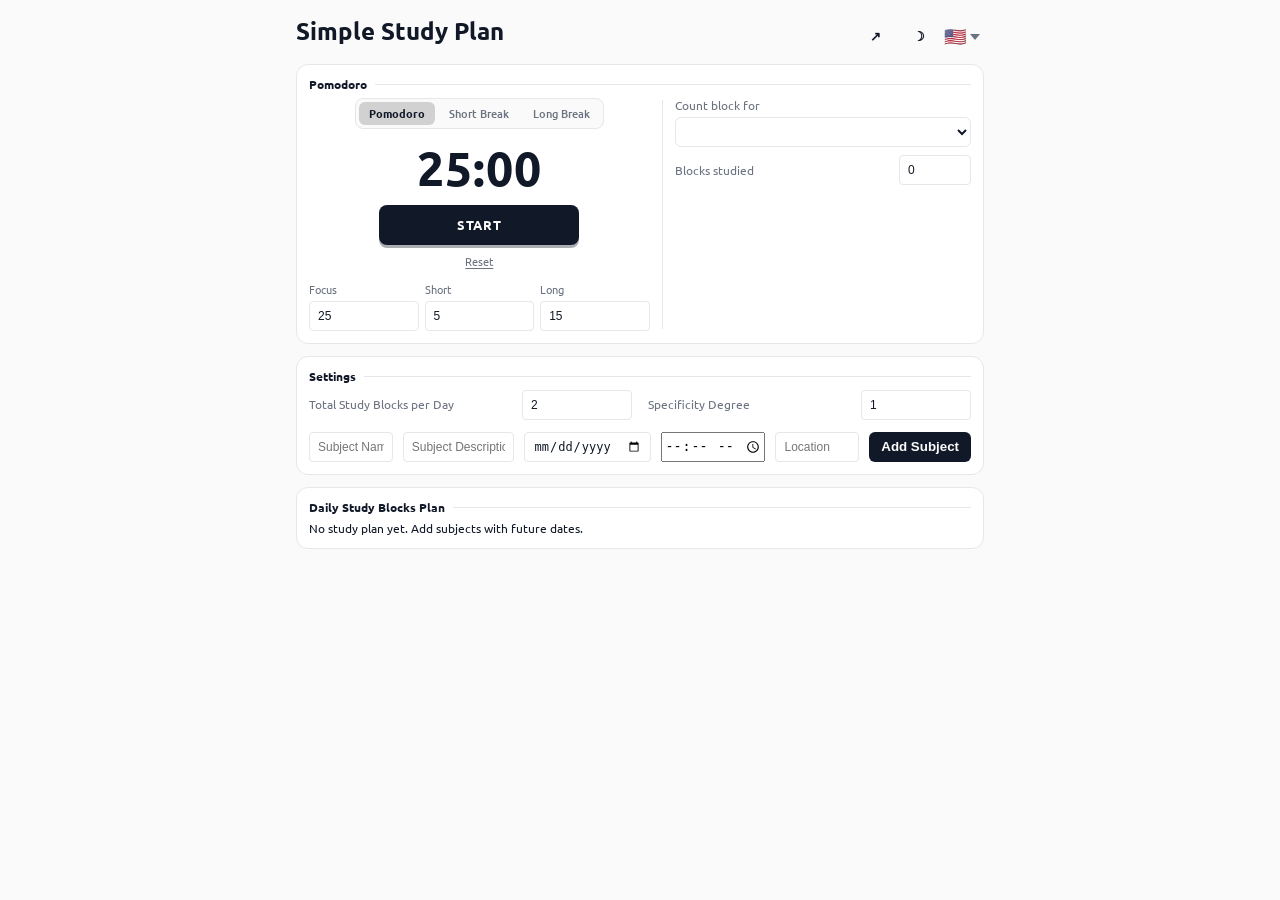
<file: index.html>
<!DOCTYPE html>
<html lang="en">
<head>
    <meta charset="UTF-8">
    <meta name="viewport" content="width=device-width, initial-scale=1.0">
    <link rel="stylesheet" href="assets/css/styles.css?v=16">
    <link rel="icon" type="image/svg+xml" href="data:image/svg+xml,%3Csvg xmlns='http://www.w3.org/2000/svg' viewBox='0 0 64 64'%3E%3Ctext y='50%25' x='50%25' dominant-baseline='middle' text-anchor='middle' font-size='48'%3E%F0%9F%93%9A%3C/text%3E%3C/svg%3E">
    <link rel="manifest" href="manifest.webmanifest">
    <meta name="theme-color" content="#349a79">
    <meta name="apple-mobile-web-app-capable" content="yes">
    <meta name="apple-mobile-web-app-status-bar-style" content="black-translucent">
    <link rel="apple-touch-icon" href="assets/icons/icon-192.png">
    <title data-i18n="appTitle">Simple Study Plan</title>
</head>
<body>
    <div class="page-header">
        <h2 data-i18n="appTitle">Simple Study Plan</h2>
        <div class="header-actions">
            <button id="export-plans" aria-label="Export plans" title="Export plans" data-i18n-aria="exportPlans" data-i18n-title="exportPlans">↗</button>
            <button id="theme-toggle" aria-label="Toggle theme" title="Toggle theme" data-i18n-aria="toggleTheme" data-i18n-title="toggleTheme">☽</button>
            <select id="lang-select" aria-label="Language" title="Language" data-i18n-aria="langSelect" data-i18n-title="langSelect">
                <option value="en">🇺🇸</option>
                <option value="pt">🇧🇷</option>
            </select>
        </div>
    </div>
    <section id="pomodoro-section">
        <h3 data-i18n="pomodoro">Pomodoro</h3>
        <hr />
        <div class="pomodoro-layout">
            <div class="pomodoro-left">
                <div class="pomodoro-modes" role="tablist">
                    <button type="button" class="pomodoro-mode is-active" data-phase="focus" data-i18n="focus">Focus</button>
                    <button type="button" class="pomodoro-mode" data-phase="break" data-i18n="shortBreak">Short Break</button>
                    <button type="button" class="pomodoro-mode" data-phase="long" data-i18n="longBreak">Long Break</button>
                </div>
                <div class="pomodoro-display" id="pomodoro-display">25:00</div>
                <button type="button" id="pomodoro-start" class="pomodoro-start-btn" data-i18n="start">Start</button>
                <button type="button" id="pomodoro-reset" class="pomodoro-reset-btn" data-i18n="reset">Reset</button>
                <div class="pomodoro-settings" id="pomodoro-settings">
                    <div class="setting-item" data-tooltip="Length of each focus study block in minutes (1–99)." data-i18n-tooltip="tooltipFocusMin">
                        <label for="pomodoro-focus-min" data-i18n="focusMinutes">Minutes per block</label>
                        <input id="pomodoro-focus-min" type="number" min="1" max="99" step="1" value="25" />
                    </div>
                    <div class="setting-item" data-tooltip="Length of the short break after each focus block (1–99)." data-i18n-tooltip="tooltipBreakMin">
                        <label for="pomodoro-break-min" data-i18n="breakMinutes">Break minutes</label>
                        <input id="pomodoro-break-min" type="number" min="1" max="99" step="1" value="5" />
                    </div>
                    <div class="setting-item" data-tooltip="Length of the long break in minutes (1–99)." data-i18n-tooltip="tooltipLongMin">
                        <label for="pomodoro-long-min" data-i18n="longMinutes">Long break minutes</label>
                        <input id="pomodoro-long-min" type="number" min="1" max="99" step="1" value="15" />
                    </div>
                </div>
            </div>
            <div class="pomodoro-divider" aria-hidden="true"></div>
            <div class="pomodoro-right">
                <div class="pomodoro-settings" id="pomodoro-active-wrap" hidden>
                    <div class="setting-item">
                        <label for="pomodoro-active-subject" data-i18n="blockSubject">Count block for</label>
                        <select id="pomodoro-active-subject"></select>
                    </div>
                </div>
                <div class="pomodoro-stats" id="pomodoro-stats"></div>
            </div>
        </div>
        <div class="pomodoro-alarm" id="pomodoro-alarm" hidden>
            <span id="pomodoro-alarm-text" data-i18n="alarmBody">Time is up — dismiss to continue.</span>
            <button type="button" id="pomodoro-stop-alarm" class="add-subject-btn" data-i18n="stopAlarm">Stop alarm</button>
        </div>
    </section>
    <section id="settings-section">
        <h3 data-i18n="settings">Settings</h3>
        <hr />
        <div id="settings">
            <div class="setting-item" data-tooltip="How many study blocks you want to complete each day (2–99). Higher values allocate more blocks daily and spread time across subjects accordingly." data-i18n-tooltip="tooltipBlocks">
                <label for="hours-per-day" data-i18n="blocksPerDay">Total Study Blocks per Day</label>
                <input id="hours-per-day" type="number" min="2" max="99" step="1" placeholder="2" />
            </div>
            <div class="setting-item" data-tooltip="How strongly the plan prioritizes closer exams (1–99). Higher specificity concentrates blocks on subjects with nearer test dates; lower values distribute more evenly." data-i18n-tooltip="tooltipSpecificity">
                <label for="specificity-degree" data-i18n="specificity">Specificity Degree</label>
                <input id="specificity-degree" type="number" min="1" max="99" step="1" placeholder="1" />
            </div>
        </div>
        <div id="subjects-list"></div>
        <form id="new-subject-form">
            <input id="subject-name" name="subjectName" type="text" placeholder="Subject Name" required data-i18n-placeholder="subjectName" />
            <input id="subject-description" name="subjectDescription" type="text" placeholder="Subject Description" data-i18n-placeholder="subjectDescription" />
            <input id="test-date" name="testDate" type="date" placeholder="Date" required data-i18n-placeholder="date" />
            <input id="test-time" name="testTime" type="time" placeholder="Time" data-i18n-placeholder="time" />
            <input id="test-location" name="location" type="text" placeholder="Location" data-i18n-placeholder="location" />
            <button type="submit" class="add-subject-btn" data-i18n="addSubject">Add Subject</button>
        </form>
    </section>

    <section id="study-plan-section">
        <h3 data-i18n="dailyPlan">Daily Study Blocks Plan</h3>
        <hr />
        <div id="study-plan"></div>
    </section>
    <!-- Share URL Modal -->
    <div id="export-modal" class="modal" aria-hidden="true" role="dialog">
        <div class="modal-card" role="document">
            <div class="modal-title" data-i18n="shareUrl">Share URL</div>
            <div class="modal-row">
                <input id="share-url" type="text" readonly aria-label="Share URL" data-i18n-aria="shareUrl" />
                <div class="modal-actions">
                    <button id="copy-url" aria-label="Copy URL" title="Copy URL" data-i18n-aria="copyUrl" data-i18n-title="copyUrl"><img src="assets/icons/copy-icon.svg" alt="" class="icon-img" width="18" height="18" /></button>
                    <button id="close-modal" aria-label="Close" title="Close" data-i18n-aria="close" data-i18n-title="close">✕</button>
                </div>
            </div>
        </div>
    </div>
    <!-- Minimal Install Banner (mobile only) -->
    <div id="install-banner" class="install-banner" aria-hidden="true">
        <span data-i18n="installPrompt">Install app?</span>
        <button id="install-cta" aria-label="Install app" title="Install" data-i18n="install" data-i18n-aria="installApp" data-i18n-title="install">Install</button>
        <button id="install-close" aria-label="Dismiss" title="Dismiss" data-i18n-aria="dismiss" data-i18n-title="dismiss">✕</button>
    </div>
    <script>
        const TRANSLATIONS = {
            "en": {
                "appTitle": "Simple Study Plan",
                "langSelect": "Language",
                "exportPlans": "Export plans",
                "toggleTheme": "Toggle theme",
                "settings": "Settings",
                "blocksPerDay": "Total Study Blocks per Day",
                "specificity": "Specificity Degree",
                "tooltipBlocks": "How many study blocks you want to complete each day (2–99). Higher values allocate more blocks daily and spread time across subjects accordingly.",
                "tooltipSpecificity": "How strongly the plan prioritizes closer exams (1–99). Higher specificity concentrates blocks on subjects with nearer test dates; lower values distribute more evenly.",
                "subjectName": "Subject Name",
                "subjectDescription": "Subject Description",
                "date": "Date",
                "time": "Time",
                "location": "Location",
                "addSubject": "Add Subject",
                "dailyPlan": "Daily Study Blocks Plan",
                "shareUrl": "Share URL",
                "copyUrl": "Copy URL",
                "close": "Close",
                "installPrompt": "Install app?",
                "install": "Install",
                "installApp": "Install app",
                "dismiss": "Dismiss",
                "subjects": "Subjects",
                "name": "Name",
                "description": "Description",
                "delete": "Delete",
                "day": "Day",
                "emptyPlan": "No study plan yet. Add subjects with future dates.",
                "dateFromTomorrow": "Please choose a date from tomorrow onwards.",
                "weekdays": ["Sunday", "Monday", "Tuesday", "Wednesday", "Thursday", "Friday", "Saturday"],
                "pomodoro": "Pomodoro",
                "focus": "Pomodoro",
                "shortBreak": "Short Break",
                "longBreak": "Long Break",
                "break": "Break",
                "start": "Start",
                "pause": "Pause",
                "reset": "Reset",
                "focusMinutes": "Focus",
                "breakMinutes": "Short",
                "longMinutes": "Long",
                "blocksStudied": "Blocks studied",
                "blockSubject": "Count block for",
                "stopAlarm": "Stop alarm",
                "alarmTitle": "Pomodoro",
                "alarmBody": "Time is up — dismiss to continue.",
                "tooltipFocusMin": "Length of each focus study block in minutes (1–99).",
                "tooltipBreakMin": "Length of the short break after each focus block (1–99).",
                "tooltipLongMin": "Length of the long break in minutes (1–99)."
            },
            "pt": {
                "appTitle": "Simple Study Plan",
                "langSelect": "Idioma",
                "exportPlans": "Exportar planos",
                "toggleTheme": "Alternar tema",
                "settings": "Configurações",
                "blocksPerDay": "Blocos de Estudo por Dia",
                "specificity": "Grau de Especificidade",
                "tooltipBlocks": "Quantos blocos de estudo você quer completar por dia (2–99). Valores maiores alocam mais blocos diários e distribuem o tempo entre as matérias.",
                "tooltipSpecificity": "Quão fortemente o plano prioriza provas mais próximas (1–99). Maior especificidade concentra blocos nas matérias com datas mais próximas; valores menores distribuem de forma mais uniforme.",
                "subjectName": "Nome da Matéria",
                "subjectDescription": "Descrição",
                "date": "Data",
                "time": "Hora",
                "location": "Local",
                "addSubject": "Adicionar Matéria",
                "dailyPlan": "Plano Diário de Blocos",
                "shareUrl": "URL de Compartilhamento",
                "copyUrl": "Copiar URL",
                "close": "Fechar",
                "installPrompt": "Instalar app?",
                "install": "Instalar",
                "installApp": "Instalar app",
                "dismiss": "Dispensar",
                "subjects": "Matérias",
                "name": "Nome",
                "description": "Descrição",
                "delete": "Excluir",
                "day": "Dia",
                "emptyPlan": "Nenhum plano ainda. Adicione matérias com datas futuras.",
                "dateFromTomorrow": "Escolha uma data a partir de amanhã.",
                "weekdays": ["Domingo", "Segunda", "Terça", "Quarta", "Quinta", "Sexta", "Sábado"],
                "pomodoro": "Pomodoro",
                "focus": "Pomodoro",
                "shortBreak": "Pausa curta",
                "longBreak": "Pausa longa",
                "break": "Pausa",
                "start": "Iniciar",
                "pause": "Pausar",
                "reset": "Reiniciar",
                "focusMinutes": "Foco",
                "breakMinutes": "Curta",
                "longMinutes": "Longa",
                "blocksStudied": "Blocos estudados",
                "blockSubject": "Contar bloco para",
                "stopAlarm": "Desativar alarme",
                "alarmTitle": "Pomodoro",
                "alarmBody": "Tempo esgotado — desative para continuar.",
                "tooltipFocusMin": "Duração de cada bloco de foco em minutos (1–99).",
                "tooltipBreakMin": "Duração da pausa curta após cada bloco de foco (1–99).",
                "tooltipLongMin": "Duração da pausa longa em minutos (1–99)."
            }
        };

        class I18n {
            constructor(translations){
                this.translations = translations;
                this.storage = new JsonStorage('lang');
                const saved = this.storage.load();
                const nav = (navigator.language || 'en').toLowerCase();
                const fallback = nav.startsWith('pt') ? 'pt' : 'en';
                this.lang = (saved === 'en' || saved === 'pt') ? saved : fallback;
            }
            t(key){
                const pack = this.translations[this.lang] || this.translations.en;
                const val = pack[key];
                if (val !== undefined) return val;
                return this.translations.en[key] ?? key;
            }
            set(lang){
                if (lang !== 'en' && lang !== 'pt') return;
                this.lang = lang;
                this.storage.save(lang);
                this.apply();
            }
            apply(){
                document.documentElement.lang = this.lang === 'pt' ? 'pt-BR' : 'en';
                document.querySelectorAll('[data-i18n]').forEach((el) => {
                    const key = el.getAttribute('data-i18n');
                    if (!key) return;
                    const text = this.t(key);
                    if (el.tagName === 'TITLE') document.title = text;
                    else el.textContent = text;
                });
                document.querySelectorAll('[data-i18n-placeholder]').forEach((el) => {
                    const key = el.getAttribute('data-i18n-placeholder');
                    if (key) el.setAttribute('placeholder', this.t(key));
                });
                document.querySelectorAll('[data-i18n-title]').forEach((el) => {
                    const key = el.getAttribute('data-i18n-title');
                    if (key) el.setAttribute('title', this.t(key));
                });
                document.querySelectorAll('[data-i18n-aria]').forEach((el) => {
                    const key = el.getAttribute('data-i18n-aria');
                    if (key) el.setAttribute('aria-label', this.t(key));
                });
                document.querySelectorAll('[data-i18n-tooltip]').forEach((el) => {
                    const key = el.getAttribute('data-i18n-tooltip');
                    if (key) el.setAttribute('data-tooltip', this.t(key));
                });
                const sel = document.getElementById('lang-select');
                if (sel) sel.value = this.lang;
            }
        }

        class JsonStorage {
            constructor(storageKey){
                this.storageKey = storageKey;
            }

            save(dataObject){
                localStorage.setItem(this.storageKey, JSON.stringify(dataObject));
            }

            load(){
                const json = localStorage.getItem(this.storageKey);
                if (!json) return null;
                try {
                    return JSON.parse(json);
                } catch (e) {
                    try { localStorage.removeItem(this.storageKey); } catch (_) {}
                    console.warn(`Invalid JSON in localStorage for key '${this.storageKey}'. Clearing it.`, e);
                    return null;
                }
            }

            remove(){
                localStorage.removeItem(this.storageKey);
            }
        }

        const i18n = new I18n(TRANSLATIONS);
    
        
        class Settings {
            constructor(){
                this.settingsStorage = new JsonStorage('settings');
            }

            fetchExisting(){
                let settings = this.settingsStorage.load();
                if (settings && typeof settings === "object" && Object.keys(settings).length === 0) {
                    settings = {"settings": {}};
                }
                return settings;
            }

            set(param, value){
                const settings = this.fetchExisting();
                settings["settings"][param] = value;
                this.settingsStorage.save(settings);
                return true;
            }
        }
        
        class Subjects{
            constructor(){
                this.storage = new JsonStorage('subjects');
                this.subjects = this.storage.load() || {};
                this.settings = new Settings();
                this.editingId = null;
            }

            add(subjectName, subjectDescription, testDate, testTime='', location=''){
                try{
                    // Basic validation: name and test date are required
                    subjectName = (subjectName ?? '').trim();
                    testDate = (testDate ?? '').trim();
                    testTime = (testTime ?? '').trim();
                    location = (location ?? '').trim();
                    if (!subjectName || !testDate) {
                        console.warn('Subject name and test date are required.');
                        return false;
                    }
                    // Enforce date must be at least tomorrow (no past or today)
                    const pad2 = (n) => String(n).padStart(2, '0');
                    const t = new Date();
                    t.setHours(0,0,0,0);
                    t.setDate(t.getDate() + 1);
                    const minDateStr = `${t.getFullYear()}-${pad2(t.getMonth()+1)}-${pad2(t.getDate())}`;
                    if (testDate < minDateStr) {
                        console.warn('Test date must be from tomorrow onwards.');
                        return false;
                    }
                    const subjectId = crypto.randomUUID();
                    const existing = this.subjects || {};
                    const maxOrder = Math.max(-1, ...Object.values(existing).map(t => (t && typeof t.order === 'number') ? t.order : -1));
                    const newSubject = {"subjectName": subjectName, "subjectDescription": subjectDescription, "testDate": testDate, "testTime": testTime, "location": location, "order": maxOrder + 1};
                    this.subjects[subjectId] = newSubject;
                    this.storage.save(this.subjects);
                    console.log(`Subject '${subjectName}' created.`);

                    return true;

                } catch(err){
                    console.error(`An error ocurred on creating subject '${subjectName}':`, err.message);

                    return false;
                }
            }

            remove(subjectId){
                try {
                    delete this.subjects[subjectId];
                    this.storage.save(this.subjects);
                    console.log(`Subject '${subjectId}' removed.`);

                    return true;
                } catch(err){
                    console.error(`An error ocurred on removing subject '${subjectId}':`, err.message);

                    return false;
                }
            }

            update(subjectId, subjectName=undefined, subjectDescription=undefined, testDate=undefined, testTime=undefined, location=undefined){
                try{
                    const subject = this.subjects?.[subjectId];
                        if (!subject) {
                            console.error(`Subject '${subjectId}' not found.`);
                            return false;
                        }

                    if(subjectName !== undefined){
                        subject.subjectName = subjectName;
                    }

                    if(subjectDescription !== undefined){
                        subject.subjectDescription = subjectDescription;
                    }

                    if(testDate !== undefined){
                        subject.testDate = testDate;
                    }

                    if(testTime !== undefined){
                        subject.testTime = testTime;
                    }

                    if(location !== undefined){
                        subject.location = location;
                    }

                    this.subjects[subjectId] = subject;
                    this.storage.save(this.subjects);
                    return true;

                }catch(err){
                    console.error(`An error ocurred on removing subject '${subjectId}':`, err.message);
                    return false;
                }
            }

            // An exam is past once its date+time has passed; without a time, after that day ends.
            static isPast(subject, now = new Date()){
                const d = StudyPlan.parseLocalYMD((subject?.testDate || '').trim());
                if (!d) return false;
                const t = /^(\d{2}):(\d{2})/.exec((subject?.testTime || '').trim());
                if (t) d.setHours(Number(t[1]), Number(t[2]), 0, 0);
                else d.setDate(d.getDate() + 1);
                return now >= d;
            }

            render(){
                const hoursPerDay = document.getElementById('hours-per-day');
                const specificityDegree = document.getElementById('specificity-degree');
                const subjectsList = document.getElementById('subjects-list');
                const subjects = this.storage.load() || {};
                this.subjects = subjects;

                // Populate settings
                const settingsObj = this.settings.fetchExisting()?.settings || {};
                const clamp = (v, lo, hi, def) => {
                    const n = Math.floor(Number(v));
                    if (!Number.isFinite(n)) return def;
                    return Math.min(hi, Math.max(lo, n));
                };
                if (hoursPerDay) hoursPerDay.value = clamp(settingsObj['hours-per-day'], 2, 99, 2);
                if (specificityDegree) specificityDegree.value = clamp(settingsObj['specificity-degree'], 1, 99, 1);

                if (!subjectsList) return;
                const entries = Object.entries(subjects).sort((a, b) => {
                    const da = (a[1]?.testDate || '').trim();
                    const db = (b[1]?.testDate || '').trim();
                    if (da !== db) return da < db ? -1 : 1;
                    const ta = (a[1]?.testTime || '').trim();
                    const tb = (b[1]?.testTime || '').trim();
                    if (ta !== tb) return ta < tb ? -1 : 1;
                    return 0;
                });

                const esc = (s) => String(s ?? '').replace(/[&<>"']/g, (ch) => ({"&":"&amp;","<":"&lt;",">":"&gt;","\"":"&quot;","'":"&#39;"}[ch]));

                if (!entries.length) {
                    subjectsList.innerHTML = '<div class="empty"></div>';
                    return;
                }

                let html = `<h3>${i18n.t('subjects')}</h3 >`;
                html += '<table class="subjects-table">';
                html += '<colgroup>'+
                        '<col class="col-name">'+
                        '<col class="col-desc">'+
                        '<col class="col-date">'+
                        '<col class="col-time">'+
                        '<col class="col-location">'+
                        '<col class="actions-col">'+
                        '</colgroup>';
                html += `<thead><tr><th>${i18n.t('name')}</th><th>${i18n.t('description')}</th><th>${i18n.t('date')}</th><th>${i18n.t('time')}</th><th>${i18n.t('location')}</th><th class="actions-col"></th></tr></thead>`;
                html += '<tbody>';
                const now = new Date();
                const nextId = entries.find(([, s]) => !Subjects.isPast(s, now))?.[0];
                entries.forEach(([id, subject]) => {
                    const isEditing = this.editingId === id;
                    const rowClass = id === nextId ? ' class="is-next"'
                        : Subjects.isPast(subject, now) ? ' class="is-past"' : '';
                    const name = esc(subject?.subjectName);
                    const desc = esc(subject?.subjectDescription);
                    const date = esc(subject?.testDate);
                    const time = esc(subject?.testTime ?? '');
                    const loc = esc(subject?.location ?? '');
                    if (isEditing) {
                        html += `
                          <tr data-id="${id}"${rowClass}>
                            <td style="padding-bottom:0px;"><input type="text" name="name" value="${name}" style="height:18px; padding:2px"></td>
                            <td style="padding-bottom:0px;"><input type="text" name="description" value="${desc}" style="height:18px; padding:2px"></td>
                            <td style="padding-bottom:0px;"><input type="date" name="date" value="${date}" style="height:18px; padding:0px"></td>
                            <td style="padding-bottom:0px;"><input type="time" name="time" value="${time}" style="height:18px; padding:0px"></td>
                            <td style="padding-bottom:0px;"><input type="text" name="location" value="${loc}" style="height:18px; padding:2px"></td>
                            <td class="actions-col"><div class="row-actions">
                              <button class="btn btn-primary" data-action="save" data-id="${id}" style="font-size:18px;padding-bottom:0px;">✓</button>
                              <button class="btn btn-danger" data-action="cancel" data-id="${id}" style="font-size:18px;padding-bottom:0px;">⨯</button>
                            </div></td>
                          </tr>`;
                    } else {
                        html += `
                          <tr data-id="${id}"${rowClass}>
                            <td>${name}</td>
                            <td>${desc}</td>
                            <td>${date}</td>
                            <td>${time}</td>
                            <td>${loc}</td>
                            <td class="actions-col"><div class="row-actions">
                              <button class="btn btn-ghost" data-action="edit" data-id="${id}">🖋</button>
                              <button class="btn btn-danger" data-action="delete" data-id="${id}" title="${i18n.t('delete')}">🗑</button>
                            </div></td>
                          </tr>`;
                    }
                });
                html += '</tbody></table>';
                subjectsList.innerHTML = html;
            }
        }

        class Theme {
            constructor(toggleEl){
                this.toggleEl = toggleEl;
                this.storage = new JsonStorage('theme');
            }
            apply(mode){
                document.body.setAttribute('data-theme', mode);
                document.documentElement.setAttribute('data-theme', mode);
                if (this.toggleEl) this.toggleEl.textContent = mode === 'dark' ? '☀' : '☽';
                this.storage.save(mode);
            }
            init(){
                const saved = this.storage.load() || 'light';
                this.apply(saved);
                if (this.toggleEl) {
                    this.toggleEl.addEventListener('click', () => {
                        const next = document.body.getAttribute('data-theme') === 'dark' ? 'light' : 'dark';
                        this.apply(next);
                    });
                }
            }
        }

        class Share {
            constructor(app, baseUrl, basePath, modal, inputEl, copyBtn, closeBtn){
                this.app = app;
                this.baseUrl = baseUrl;
                this.basePath = basePath;
                this.modal = modal;
                this.inputEl = inputEl;
                this.copyBtn = copyBtn;
                this.closeBtn = closeBtn;
            }

            static bytesToBase64Url(bytes){
                let binary = '';
                for (let i = 0; i < bytes.length; i++) binary += String.fromCharCode(bytes[i]);
                return btoa(binary).replace(/\+/g, '-').replace(/\//g, '_').replace(/=+$/,'');
            }
            static base64UrlToBytes(b64url){
                let b64 = (b64url || '').replace(/-/g, '+').replace(/_/g, '/');
                while (b64.length % 4) b64 += '=';
                const binary = atob(b64);
                const out = new Uint8Array(binary.length);
                for (let i = 0; i < binary.length; i++) out[i] = binary.charCodeAt(i);
                return out;
            }
            static lzwCompress(bytes){
                const CLEAR = 4095;
                let dict = new Map();
                for (let i = 0; i < 256; i++) dict.set(String.fromCharCode(i), i);
                let dictSize = 256;
                let w = '';
                const codes = [];
                for (let i = 0; i < bytes.length; i++) {
                    const c = String.fromCharCode(bytes[i]);
                    const wc = w + c;
                    if (dict.has(wc)) {
                        w = wc;
                    } else {
                        codes.push(dict.get(w));
                        dict.set(wc, dictSize++);
                        if (dictSize >= CLEAR) {
                            codes.push(CLEAR);
                            dict = new Map();
                            for (let j = 0; j < 256; j++) dict.set(String.fromCharCode(j), j);
                            dictSize = 256;
                        }
                        w = c;
                    }
                }
                if (w !== '') codes.push(dict.get(w));
                const out = [];
                let bitBuffer = 0, bitCount = 0;
                for (let k = 0; k < codes.length; k++) {
                    const code = codes[k] & 0x0fff;
                    bitBuffer |= (code << bitCount);
                    bitCount += 12;
                    while (bitCount >= 8) {
                        out.push(bitBuffer & 0xff);
                        bitBuffer >>= 8;
                        bitCount -= 8;
                    }
                }
                if (bitCount > 0) out.push(bitBuffer & 0xff);
                return new Uint8Array(out);
            }
            static lzwDecompress(packed){
                const CLEAR = 4095;
                const codes = [];
                let bitBuffer = 0, bitCount = 0;
                for (let i = 0; i < packed.length; i++) {
                    bitBuffer |= (packed[i] << bitCount);
                    bitCount += 8;
                    while (bitCount >= 12) {
                        const code = bitBuffer & 0x0fff;
                        codes.push(code);
                        bitBuffer >>= 12;
                        bitCount -= 12;
                    }
                }
                const reset = () => {
                    const dict = [];
                    for (let i = 0; i < 256; i++) dict[i] = String.fromCharCode(i);
                    return { dict, size: 256 };
                };
                let { dict, size } = reset();
                let w = '';
                let result = '';
                for (let i = 0; i < codes.length; i++) {
                    const k = codes[i];
                    if (k === CLEAR) { ({ dict, size } = reset()); w = ''; continue; }
                    let entry;
                    if (k < size) entry = dict[k];
                    else if (k === size && w) entry = w + w[0];
                    else return new Uint8Array(0);
                    result += entry;
                    if (w) dict[size++] = w + entry[0];
                    w = entry;
                }
                const out = new Uint8Array(result.length);
                for (let i = 0; i < result.length; i++) out[i] = result.charCodeAt(i) & 0xff;
                return out;
            }
            static encodeSharePayload(obj){
                const json = JSON.stringify(obj || {});
                const utf8 = new TextEncoder().encode(json);
                const plain = Share.bytesToBase64Url(utf8);
                const compressed = Share.bytesToBase64Url(Share.lzwCompress(utf8));
                return (compressed.length + 2 < plain.length ? 'c~' + compressed : 'p~' + plain);
            }
            static decodeSharePayload(payload){
                if (!payload) throw new Error('Empty payload');
                const sep = payload.indexOf('~');
                if (sep > 0 && sep < 4) {
                    const mode = payload.slice(0, sep);
                    const body = payload.slice(sep + 1);
                    if (mode === 'c') {
                        const bytes = Share.base64UrlToBytes(body);
                        const dec = Share.lzwDecompress(bytes);
                        const json = new TextDecoder().decode(dec);
                        return JSON.parse(json);
                    } else if (mode === 'p') {
                        const bytes = Share.base64UrlToBytes(body);
                        const json = new TextDecoder().decode(bytes);
                        return JSON.parse(json);
                    }
                }
                const bytes = Share.base64UrlToBytes(payload);
                const json = new TextDecoder().decode(bytes);
                return JSON.parse(json);
            }
            openModal(url){
                if (!this.modal || !this.inputEl) return;
                this.inputEl.value = url;
                this.modal.classList.add('open');
                this.modal.setAttribute('aria-hidden', 'false');
                setTimeout(() => { try { this.inputEl.focus(); this.inputEl.select(); } catch(_) {} }, 0);
            }
            closeModal(){
                if (!this.modal) return;
                this.modal.classList.remove('open');
                this.modal.setAttribute('aria-hidden', 'true');
            }
            setCopyDefaultIcon(){
                if (this.copyBtn) this.copyBtn.innerHTML = '<img src="assets/icons/copy-icon.svg" alt="" class="icon-img" width="18" height="18">';
            }
            attachCopy(){
                if (this.copyBtn && this.inputEl) {
                    this.copyBtn.addEventListener('click', async () => {
                        try {
                            await navigator.clipboard.writeText(this.inputEl.value);
                            this.copyBtn.textContent = '✓';
                            setTimeout(() => this.setCopyDefaultIcon(), 1000);
                        } catch (err) {
                            try {
                                this.inputEl.select();
                                document.execCommand('copy');
                                this.copyBtn.textContent = '✓';
                                setTimeout(() => this.setCopyDefaultIcon(), 1000);
                            } catch(_) {}
                        }
                    });
                }
            }
            attachModalEvents(){
                if (this.closeBtn) this.closeBtn.addEventListener('click', () => this.closeModal());
                if (this.modal) this.modal.addEventListener('click', (e) => { if (e.target === this.modal) this.closeModal(); });
                document.addEventListener('keydown', (e) => { if (e.key === 'Escape') this.closeModal(); });
            }
            handleExportClick(){
                try{
                    const settingsObj = (this.app.settings && this.app.settings.fetchExisting && this.app.settings.fetchExisting()) || { settings: {} };
                    const payloadObj = {
                        subjects: this.app.subjects || {},
                        settings: settingsObj.settings || {}
                    };
                    const payload = Share.encodeSharePayload(payloadObj);
                    const url = `${this.baseUrl}${payload}`;
                    this.openModal(url);
                } catch(err) {
                    console.error('Export failed:', err);
                }
            }
            maybeImportFromUrl(){
                try {
                    const path = location.pathname || '';
                    const idx = path.indexOf(this.basePath);
                    if (idx === -1) return false;
                    const rest = path.slice(idx + this.basePath.length).replace(/^\/+/, '');
                    if (!rest) return false;
                    const parsed = Share.decodeSharePayload(rest);
                    if (!parsed || typeof parsed !== 'object') throw new Error('Invalid data');
                    // Accept either flat subjects map or { subjects, settings }
                    const subjects = parsed.subjects || parsed || {};
                    this.app.subjects = subjects;
                    this.app.storage.save(this.app.subjects);
                    if (parsed.settings && this.app.settings && this.app.settings.settingsStorage) {
                        this.app.settings.settingsStorage.save({ settings: parsed.settings });
                    }
                    location.replace(this.baseUrl);
                    return true;
                } catch (err) {
                    console.error('URL import failed:', err);
                    return false;
                }
            }
            init(){
                this.attachCopy();
                this.attachModalEvents();
            }
        }

        // Study Plan: compute and render a daily allocation plan based on
        // subjects' test dates, blocks per day, and a temperature factor.
        class StudyPlan {
            constructor(app){
                this.app = app; // expects Subjects instance
            }

            static yyyymmdd(d){
                const pad2 = (n) => String(n).padStart(2, '0');
                return `${d.getFullYear()}-${pad2(d.getMonth()+1)}-${pad2(d.getDate())}`;
            }

            static formatDayLabel(d){
                const pad2 = (n) => String(n).padStart(2, '0');
                const weekdays = i18n.t('weekdays');
                return `${pad2(d.getMonth()+1)}-${pad2(d.getDate())} (${weekdays[d.getDay()]})`;
            }

            static parseLocalYMD(dateStr){
                const m = /^(\d{4})-(\d{2})-(\d{2})$/.exec(dateStr);
                if (!m) return null;
                const d = new Date(Number(m[1]), Number(m[2]) - 1, Number(m[3]));
                if (isNaN(d.getTime())) return null;
                d.setHours(0,0,0,0);
                return d;
            }

            static daysBetween(fromDate, toDate){
                const a = Date.UTC(fromDate.getFullYear(), fromDate.getMonth(), fromDate.getDate());
                const b = Date.UTC(toDate.getFullYear(), toDate.getMonth(), toDate.getDate());
                return Math.round((b - a) / (24*60*60*1000));
            }

            // Convert subjects to a map { name: Date }
            getExamDates(){
                const subjects = this.app?.subjects || {};
                const out = {};
                for (const [_, s] of Object.entries(subjects)){
                    const name = (s?.subjectName || '').trim();
                    const dateStr = (s?.testDate || '').trim();
                    if (!name || !dateStr) continue;
                    const d = StudyPlan.parseLocalYMD(dateStr);
                    if (!d) continue;
                    out[name] = d;
                }
                return out;
            }

            compute(blocosPorDia, temperatura){
                const examDates = this.getExamDates();
                const names = Object.keys(examDates);
                if (!names.length) return { columns: [], rows: [] };

                // date range: today .. last exam date
                const today = new Date();
                today.setHours(0,0,0,0);
                const lastDate = new Date(Math.max(...Object.values(examDates).map(d => d.getTime())));
                if (isNaN(lastDate.getTime())) return { columns: [], rows: [] };

                const days = StudyPlan.daysBetween(today, lastDate);
                if (days < 0) return { columns: [], rows: [] };

                const dates = [];
                for (let i=0;i<=days;i++){
                    const d = new Date(today);
                    d.setDate(d.getDate()+i);
                    dates.push(d);
                }

                const deltaMax = StudyPlan.daysBetween(today, lastDate);

                // df_numeric analogue
                const rows = [];
                for (const d of dates){
                    // raw scores per subject
                    const rawScores = {};
                    let totalRaw = 0;
                    for (const name of names){
                        const diff = StudyPlan.daysBetween(d, examDates[name]);
                        if (diff <= 0){
                            rawScores[name] = 0; // exam day or past
                        } else {
                            const raw = (deltaMax - diff + 1);
                            rawScores[name] = raw;
                            totalRaw += raw;
                        }
                    }

                    // If nothing to study, fill with placeholders later
                    if (totalRaw === 0){
                        const display = {};
                        for (const name of names){
                            const diff = StudyPlan.daysBetween(d, examDates[name]);
                            if (diff === 0) display[name] = '✅';
                            else display[name] = ' ';
                        }
                        rows.push({ date: new Date(d), display });
                        continue;
                    }

                    // Apply temperature to allocations
                    const adjusted = {};
                    let adjustedSum = 0;
                    for (const name of names){
                        const score = rawScores[name];
                        if (score === 0){ adjusted[name] = 0; continue; }
                        const frac = score / totalRaw;
                        const val = (Math.pow(frac + 1, temperatura) - 1);
                        adjusted[name] = val;
                        adjustedSum += val;
                    }

                    // Normalize to blocosPorDia
                    const alloc = {};
                    for (const name of names){
                        alloc[name] = adjustedSum > 0 ? (adjusted[name] / adjustedSum) * blocosPorDia : 0;
                    }

                    // Integer allocation that sums to blocs
                    const integers = {};
                    const fractions = [];
                    let totalInt = 0;
                    for (const name of names){
                        const n = alloc[name] || 0;
                        const i = Math.floor(n);
                        integers[name] = i;
                        totalInt += i;
                        fractions.push([name, n - i]);
                    }
                    let remaining = blocosPorDia - totalInt;
                    fractions.sort((a,b) => b[1] - a[1]);
                    for (const [name, _f] of fractions){
                        if (remaining <= 0) break;
                        integers[name] += 1;
                        remaining -= 1;
                    }

                    // Build display cell values
                    const display = {};
                    for (const name of names){
                        const diff = StudyPlan.daysBetween(d, examDates[name]);
                        const v = integers[name];
                        if (diff <= 0) display[name] = (diff === 0 ? '✅' : ' ');
                        else if (v === 0) display[name] = '-';
                        else display[name] = `${v} 📝`;
                    }
                    rows.push({ date: new Date(d), display });
                }

                return { columns: names, rows };
            }

            render(){
                const container = document.getElementById('study-plan');
                if (!container) return;
                const settingsObj = this.app.settings.fetchExisting()?.settings || {};
                const clamp = (v, lo, hi, def) => {
                    const n = Math.floor(Number(v));
                    if (!Number.isFinite(n)) return def;
                    return Math.min(hi, Math.max(lo, n));
                };
                const blocks = clamp(settingsObj['hours-per-day'], 2, 99, 3);
                const temp = clamp(settingsObj['specificity-degree'], 1, 99, 10);

                const { columns, rows } = this.compute(blocks, temp);
                if (!columns.length || !rows.length){
                    container.innerHTML = `<div class="empty">${i18n.t('emptyPlan')}</div>`;
                    return;
                }

                // Build table
                let html = '<table class="studyplan-table">';
                html += '<colgroup><col class="col-day">';
                for (let i=0;i<columns.length;i++) html += '<col class="col-subject">';
                html += '</colgroup>';
                html += `<thead><tr><th>${i18n.t('day')}</th>` + columns.map(c => `<th>${c}</th>`).join('') + '</tr></thead>';
                html += '<tbody>';
                const todayStr = StudyPlan.yyyymmdd(new Date());
                for (const row of rows){
                    const dstr = StudyPlan.yyyymmdd(row.date);
                    const trClass = dstr === todayStr ? ' class="is-today"' : '';
                    html += `<tr${trClass}><td>${StudyPlan.formatDayLabel(row.date)}</td>`;
                    for (const c of columns){
                        html += `<td>${row.display[c] ?? ''}</td>`;
                    }
                    html += '</tr>';
                }
                html += '</tbody></table>';
                container.innerHTML = html;
            }
        }

        class Pomodoro {
            constructor(app){
                this.app = app;
                this.storage = new JsonStorage('pomodoro');
                this.phase = 'focus';
                this.running = false;
                this.alarming = false;
                this.endsAt = null;
                this.remainingMs = 0;
                this.tickTimer = null;
                this.beepTimer = null;
                this.notifyTimer = null;
                this.titleTimer = null;
                this.audioCtx = null;
                this.lastNotification = null;
                this.titleFlashOn = false;
                this.completedPhase = null;
                this.activeSubjectId = null;
                this.blocksBySubject = {};
                this.loadState();
            }

            todayStr(){
                const d = new Date();
                const pad2 = (n) => String(n).padStart(2, '0');
                return `${d.getFullYear()}-${pad2(d.getMonth()+1)}-${pad2(d.getDate())}`;
            }

            clampMin(v, def){
                const n = Math.floor(Number(v));
                if (!Number.isFinite(n)) return def;
                return Math.min(99, Math.max(1, n));
            }

            clampBlocks(v){
                const n = Math.floor(Number(v));
                if (!Number.isFinite(n) || n < 0) return 0;
                return Math.min(999, n);
            }

            subjectEntries(){
                const subjects = (this.app && (this.app.storage.load() || this.app.subjects)) || {};
                return Object.entries(subjects).sort((a, b) => {
                    const ao = (a[1] && typeof a[1].order === 'number') ? a[1].order : 0;
                    const bo = (b[1] && typeof b[1].order === 'number') ? b[1].order : 0;
                    return ao - bo;
                });
            }

            loadState(){
                const raw = this.storage.load() || {};
                const day = this.todayStr();
                this.focusMin = this.clampMin(raw.focusMin, 25);
                this.breakMin = this.clampMin(raw.breakMin, 5);
                this.longMin = this.clampMin(raw.longMin, 15);
                const sameDay = raw.day === day;
                this.blocksCompleted = (sameDay && typeof raw.blocksCompleted === 'number')
                    ? this.clampBlocks(raw.blocksCompleted)
                    : 0;
                this.blocksBySubject = {};
                if (sameDay && raw.blocksBySubject && typeof raw.blocksBySubject === 'object') {
                    for (const [id, n] of Object.entries(raw.blocksBySubject)) {
                        this.blocksBySubject[id] = this.clampBlocks(n);
                    }
                }
                this.activeSubjectId = (typeof raw.activeSubjectId === 'string') ? raw.activeSubjectId : null;
                this.remainingMs = this.focusMin * 60 * 1000;
                this.saveState();
            }

            saveState(){
                this.storage.save({
                    focusMin: this.focusMin,
                    breakMin: this.breakMin,
                    longMin: this.longMin,
                    blocksCompleted: this.blocksCompleted,
                    blocksBySubject: this.blocksBySubject,
                    activeSubjectId: this.activeSubjectId,
                    day: this.todayStr()
                });
            }

            phaseDurationMs(){
                if (this.phase === 'long') return this.longMin * 60 * 1000;
                if (this.phase === 'break') return this.breakMin * 60 * 1000;
                return this.focusMin * 60 * 1000;
            }

            resolveActiveSubjectId(entries){
                if (!entries.length) {
                    this.activeSubjectId = null;
                    return null;
                }
                if (entries.some(([id]) => id === this.activeSubjectId)) return this.activeSubjectId;
                this.activeSubjectId = entries[0][0];
                return this.activeSubjectId;
            }

            incrementBlock(){
                const entries = this.subjectEntries();
                if (!entries.length) {
                    this.blocksCompleted = this.clampBlocks(this.blocksCompleted + 1);
                } else {
                    const id = this.resolveActiveSubjectId(entries);
                    this.blocksBySubject[id] = this.clampBlocks((this.blocksBySubject[id] || 0) + 1);
                }
                this.saveState();
            }

            formatMs(ms){
                const total = Math.max(0, Math.ceil(ms / 1000));
                const m = Math.floor(total / 60);
                const s = total % 60;
                return `${String(m).padStart(2, '0')}:${String(s).padStart(2, '0')}`;
            }

            ensureAudio(){
                if (!this.audioCtx) {
                    const Ctx = window.AudioContext || window.webkitAudioContext;
                    if (!Ctx) return null;
                    this.audioCtx = new Ctx();
                }
                if (this.audioCtx.state === 'suspended') this.audioCtx.resume().catch(() => {});
                return this.audioCtx;
            }

            playBeep(){
                const ctx = this.ensureAudio();
                if (!ctx) return;
                const osc = ctx.createOscillator();
                const gain = ctx.createGain();
                osc.type = 'square';
                osc.frequency.value = 880;
                gain.gain.value = 0.0001;
                osc.connect(gain);
                gain.connect(ctx.destination);
                const now = ctx.currentTime;
                gain.gain.setValueAtTime(0.0001, now);
                gain.gain.exponentialRampToValueAtTime(0.2, now + 0.02);
                gain.gain.exponentialRampToValueAtTime(0.0001, now + 0.35);
                osc.start(now);
                osc.stop(now + 0.4);
            }

            requestNotifyPermission(){
                if (!('Notification' in window)) return;
                if (Notification.permission === 'default') {
                    Notification.requestPermission().catch(() => {});
                }
            }

            fireNotification(){
                if (!('Notification' in window) || Notification.permission !== 'granted') return;
                try {
                    if (this.lastNotification) {
                        try { this.lastNotification.close(); } catch (_) {}
                    }
                    this.lastNotification = new Notification(i18n.t('alarmTitle'), {
                        body: i18n.t('alarmBody'),
                        requireInteraction: true,
                        tag: 'ssp-pomodoro-alarm',
                        renotify: true
                    });
                } catch (_) {}
            }

            startAlarm(){
                this.alarming = true;
                this.running = false;
                this.endsAt = null;
                this.stopTick();
                const alarmEl = document.getElementById('pomodoro-alarm');
                if (alarmEl) alarmEl.hidden = false;
                this.ensureAudio();
                this.playBeep();
                if (this.beepTimer) clearInterval(this.beepTimer);
                this.beepTimer = setInterval(() => this.playBeep(), 1000);
                this.fireNotification();
                if (this.notifyTimer) clearInterval(this.notifyTimer);
                this.notifyTimer = setInterval(() => this.fireNotification(), 3000);
                if (this.titleTimer) clearInterval(this.titleTimer);
                this.titleFlashOn = false;
                this.titleTimer = setInterval(() => {
                    this.titleFlashOn = !this.titleFlashOn;
                    document.title = this.titleFlashOn ? `⏰ ${i18n.t('alarmTitle')}` : i18n.t('appTitle');
                }, 800);
                this.render();
            }

            stopAlarm(){
                if (!this.alarming) return;
                this.alarming = false;
                if (this.beepTimer) { clearInterval(this.beepTimer); this.beepTimer = null; }
                if (this.notifyTimer) { clearInterval(this.notifyTimer); this.notifyTimer = null; }
                if (this.titleTimer) { clearInterval(this.titleTimer); this.titleTimer = null; }
                if (this.lastNotification) {
                    try { this.lastNotification.close(); } catch (_) {}
                    this.lastNotification = null;
                }
                document.title = i18n.t('appTitle');
                const alarmEl = document.getElementById('pomodoro-alarm');
                if (alarmEl) alarmEl.hidden = true;
                const finished = this.completedPhase || 'focus';
                this.completedPhase = null;
                if (finished === 'focus') {
                    this.phase = 'break';
                    this.remainingMs = this.breakMin * 60 * 1000;
                    this.running = true;
                    this.endsAt = Date.now() + this.remainingMs;
                    this.startTick();
                } else {
                    this.phase = 'focus';
                    this.remainingMs = this.focusMin * 60 * 1000;
                    this.running = false;
                    this.endsAt = null;
                }
                this.render();
            }

            startTick(){
                this.stopTick();
                this.tickTimer = setInterval(() => this.tick(), 250);
            }

            stopTick(){
                if (this.tickTimer) { clearInterval(this.tickTimer); this.tickTimer = null; }
            }

            tick(){
                if (!this.running || this.alarming || this.endsAt == null) return;
                this.remainingMs = this.endsAt - Date.now();
                if (this.remainingMs <= 0) {
                    this.remainingMs = 0;
                    this.onTimerComplete();
                    return;
                }
                this.renderDisplayOnly();
            }

            onTimerComplete(){
                this.running = false;
                this.endsAt = null;
                this.stopTick();
                this.completedPhase = this.phase;
                if (this.phase === 'focus') {
                    this.incrementBlock();
                }
                this.startAlarm();
            }

            start(){
                if (this.alarming) return;
                if (this.running) {
                    this.pause();
                    return;
                }
                this.requestNotifyPermission();
                this.ensureAudio();
                if (this.remainingMs <= 0) this.remainingMs = this.phaseDurationMs();
                this.running = true;
                this.endsAt = Date.now() + this.remainingMs;
                this.startTick();
                this.render();
            }

            pause(){
                if (this.alarming || !this.running) return;
                this.remainingMs = Math.max(0, this.endsAt - Date.now());
                this.running = false;
                this.endsAt = null;
                this.stopTick();
                this.render();
            }

            reset(){
                if (this.alarming) return;
                this.running = false;
                this.endsAt = null;
                this.stopTick();
                this.remainingMs = this.phaseDurationMs();
                this.render();
            }

            setPhase(phase){
                if (this.alarming) return;
                if (phase !== 'focus' && phase !== 'break' && phase !== 'long') return;
                this.running = false;
                this.endsAt = null;
                this.stopTick();
                this.phase = phase;
                this.remainingMs = this.phaseDurationMs();
                this.render();
            }

            setFocusMin(v){
                if (this.alarming || this.running) return;
                this.focusMin = this.clampMin(v, 25);
                if (this.phase === 'focus') this.remainingMs = this.focusMin * 60 * 1000;
                this.saveState();
                this.render();
            }

            setBreakMin(v){
                if (this.alarming || this.running) return;
                this.breakMin = this.clampMin(v, 5);
                if (this.phase === 'break') this.remainingMs = this.breakMin * 60 * 1000;
                this.saveState();
                this.render();
            }

            setLongMin(v){
                if (this.alarming || this.running) return;
                this.longMin = this.clampMin(v, 15);
                if (this.phase === 'long') this.remainingMs = this.longMin * 60 * 1000;
                this.saveState();
                this.render();
            }

            renderDisplayOnly(){
                const display = document.getElementById('pomodoro-display');
                if (display) display.textContent = this.formatMs(this.remainingMs);
            }

            esc(s){
                return String(s ?? '').replace(/[&<>"']/g, (ch) => ({"&":"&amp;","<":"&lt;",">":"&gt;","\"":"&quot;","'":"&#39;"}[ch]));
            }

            renderStats(){
                const stats = document.getElementById('pomodoro-stats');
                const wrap = document.getElementById('pomodoro-active-wrap');
                const select = document.getElementById('pomodoro-active-subject');
                if (!stats) return;
                const entries = this.subjectEntries();
                const active = document.activeElement;
                if (!entries.length) {
                    if (wrap) wrap.hidden = true;
                    if (active && stats.contains(active) && active.matches('input[data-global-blocks]')) return;
                    stats.innerHTML = `<div class="pomodoro-stat-row"><label for="pomodoro-blocks-global">${this.esc(i18n.t('blocksStudied'))}</label><input id="pomodoro-blocks-global" type="number" min="0" max="999" step="1" data-global-blocks value="${this.blocksCompleted}" /></div>`;
                    return;
                }
                if (wrap) wrap.hidden = false;
                const activeId = this.resolveActiveSubjectId(entries);
                if (select && active !== select) {
                    select.innerHTML = entries.map(([id, s]) => {
                        const name = this.esc((s?.subjectName || '').trim() || id);
                        const sel = id === activeId ? ' selected' : '';
                        return `<option value="${this.esc(id)}"${sel}>${name}</option>`;
                    }).join('');
                }
                if (active && stats.contains(active) && active.matches('input[data-subject-id]')) return;
                stats.innerHTML = entries.map(([id, s]) => {
                    const name = this.esc((s?.subjectName || '').trim() || id);
                    const n = this.clampBlocks(this.blocksBySubject[id] || 0);
                    return `<div class="pomodoro-stat-row"><label>${name}</label><input type="number" min="0" max="999" step="1" data-subject-id="${this.esc(id)}" value="${n}" /></div>`;
                }).join('');
            }

            render(){
                const display = document.getElementById('pomodoro-display');
                const focusInput = document.getElementById('pomodoro-focus-min');
                const breakInput = document.getElementById('pomodoro-break-min');
                const longInput = document.getElementById('pomodoro-long-min');
                const startBtn = document.getElementById('pomodoro-start');
                const resetBtn = document.getElementById('pomodoro-reset');
                const alarmEl = document.getElementById('pomodoro-alarm');
                const activeLabel = document.querySelector('#pomodoro-active-wrap label');
                if (display) display.textContent = this.formatMs(this.remainingMs);
                if (activeLabel) activeLabel.textContent = i18n.t('blockSubject');
                document.querySelectorAll('.pomodoro-mode').forEach((btn) => {
                    const ph = btn.getAttribute('data-phase');
                    btn.classList.toggle('is-active', ph === this.phase);
                    const key = ph === 'break' ? 'shortBreak' : (ph === 'long' ? 'longBreak' : 'focus');
                    btn.textContent = i18n.t(key);
                    btn.disabled = this.alarming;
                });
                this.renderStats();
                if (focusInput && document.activeElement !== focusInput) focusInput.value = this.focusMin;
                if (breakInput && document.activeElement !== breakInput) breakInput.value = this.breakMin;
                if (longInput && document.activeElement !== longInput) longInput.value = this.longMin;
                const locked = this.alarming;
                if (startBtn) {
                    startBtn.disabled = locked;
                    startBtn.textContent = i18n.t(this.running ? 'pause' : 'start');
                }
                if (resetBtn) resetBtn.disabled = locked;
                if (focusInput) focusInput.disabled = locked || this.running;
                if (breakInput) breakInput.disabled = locked || this.running;
                if (longInput) longInput.disabled = locked || this.running;
                if (alarmEl) alarmEl.hidden = !this.alarming;
            }

            init(){
                document.getElementById('pomodoro-start')?.addEventListener('click', () => this.start());
                document.getElementById('pomodoro-reset')?.addEventListener('click', () => this.reset());
                document.getElementById('pomodoro-stop-alarm')?.addEventListener('click', () => this.stopAlarm());
                document.querySelectorAll('.pomodoro-mode').forEach((btn) => {
                    btn.addEventListener('click', () => this.setPhase(btn.getAttribute('data-phase')));
                });
                document.getElementById('pomodoro-focus-min')?.addEventListener('change', (e) => {
                    this.setFocusMin(e.target.value);
                    e.target.value = this.focusMin;
                });
                document.getElementById('pomodoro-break-min')?.addEventListener('change', (e) => {
                    this.setBreakMin(e.target.value);
                    e.target.value = this.breakMin;
                });
                document.getElementById('pomodoro-long-min')?.addEventListener('change', (e) => {
                    this.setLongMin(e.target.value);
                    e.target.value = this.longMin;
                });
                document.getElementById('pomodoro-active-subject')?.addEventListener('change', (e) => {
                    this.activeSubjectId = e.target.value || null;
                    this.saveState();
                });
                document.getElementById('pomodoro-stats')?.addEventListener('change', (e) => {
                    const t = e.target;
                    if (!(t instanceof HTMLInputElement)) return;
                    if (t.hasAttribute('data-global-blocks')) {
                        this.blocksCompleted = this.clampBlocks(t.value);
                        t.value = this.blocksCompleted;
                        this.saveState();
                        return;
                    }
                    const sid = t.getAttribute('data-subject-id');
                    if (sid) {
                        this.blocksBySubject[sid] = this.clampBlocks(t.value);
                        t.value = this.blocksBySubject[sid];
                        this.saveState();
                    }
                });
                document.addEventListener('visibilitychange', () => {
                    if (!document.hidden && this.running && this.endsAt != null) this.tick();
                });
                this.render();
            }
        }

        document.addEventListener('DOMContentLoaded', () => {
            // Derive base path from current location (project page or root)
            const BASE_PATH = (() => {
                const p = (location.pathname || '/');
                return p.endsWith('/') ? p : p.replace(/[^/]*$/, '');
            })();
            const BASE_URL = location.origin + BASE_PATH;

            const app = new Subjects();
            const studyPlan = new StudyPlan(app);
            const pomo = new Pomodoro(app);
            const rerender = () => { app.render(); studyPlan.render(); pomo.render(); };

            // Refresh the subjects table when an exam's time passes, so the "next" highlight moves on.
            const pastSignature = () => Object.values(app.subjects || {}).map(s => Subjects.isPast(s) ? 1 : 0).join('');
            let lastPastSignature = null;
            setInterval(() => {
                const sig = pastSignature();
                if (sig === lastPastSignature || app.editingId !== null) return;
                if (lastPastSignature !== null) app.render();
                lastPastSignature = sig;
            }, 30000);

            i18n.apply();
            pomo.init();
            const langSelect = document.getElementById('lang-select');
            if (langSelect) {
                langSelect.value = i18n.lang;
                langSelect.addEventListener('change', () => {
                    i18n.set(langSelect.value);
                    rerender();
                });
            }

            // Wire up the settings inputs to save changes
            const hoursPerDay = document.getElementById('hours-per-day');
            if (hoursPerDay) {
                hoursPerDay.addEventListener('change', () => {
                    const clamp = (v, lo, hi, def) => {
                        const n = Math.floor(Number(v));
                        if (!Number.isFinite(n)) return def;
                        return Math.min(hi, Math.max(lo, n));
                    };
                    const clamped = clamp(hoursPerDay.value, 2, 99, 2);
                    hoursPerDay.value = clamped;
                    const settingsObj = app.settings.fetchExisting() || { settings: {} };
                    settingsObj.settings['hours-per-day'] = clamped;
                    app.settings.settingsStorage.save(settingsObj);
                    rerender();
                });
            }
            const specificityDegree = document.getElementById('specificity-degree');
            if (specificityDegree) {
                specificityDegree.addEventListener('change', () => {
                    const clamp = (v, lo, hi, def) => {
                        const n = Math.floor(Number(v));
                        if (!Number.isFinite(n)) return def;
                        return Math.min(hi, Math.max(lo, n));
                    };
                    const clamped = clamp(specificityDegree.value, 1, 99, 1);
                    specificityDegree.value = clamped;
                    const settingsObj = app.settings.fetchExisting() || { settings: {} };
                    settingsObj.settings['specificity-degree'] = clamped;
                    app.settings.settingsStorage.save(settingsObj);
                    rerender();
                });
            }

            // Set minimum date (tomorrow) for the Test Date input
            const testDateInput = document.getElementById('test-date');
            if (testDateInput) {
                const pad2 = (n) => String(n).padStart(2, '0');
                const d = new Date();
                d.setHours(0,0,0,0);
                d.setDate(d.getDate() + 1);
                const minStr = `${d.getFullYear()}-${pad2(d.getMonth()+1)}-${pad2(d.getDate())}`;
                testDateInput.min = minStr;
            }

            // New subject form submission
            const newSubjectForm = document.getElementById('new-subject-form');
            if (newSubjectForm) {
                newSubjectForm.addEventListener('submit', (e) => {
                    e.preventDefault();
                    const nameEl = document.getElementById('subject-name');
                    const descEl = document.getElementById('subject-description');
                    const dateEl = document.getElementById('test-date');
                    const timeEl = document.getElementById('test-time');
                    const locEl = document.getElementById('test-location');
                    const name = (nameEl?.value || '').trim();
                    const desc = (descEl?.value || '').trim();
                    const date = (dateEl?.value || '').trim();
                    const time = (timeEl?.value || '').trim();
                    const loc = (locEl?.value || '').trim();
                    // Require both name and date
                    if (!name || !date) {
                        // Let native validation show messages if available
                        if (nameEl && nameEl.reportValidity) nameEl.reportValidity();
                        if (dateEl && dateEl.reportValidity) dateEl.reportValidity();
                        return;
                    }
                    // Enforce date must be at least tomorrow (no past or today)
                    const pad2 = (n) => String(n).padStart(2, '0');
                    const t = new Date();
                    t.setHours(0,0,0,0);
                    t.setDate(t.getDate() + 1);
                    const minDateStr = `${t.getFullYear()}-${pad2(t.getMonth()+1)}-${pad2(t.getDate())}`;
                    if (date < minDateStr) {
                        if (dateEl && dateEl.setCustomValidity) {
                            dateEl.setCustomValidity(i18n.t('dateFromTomorrow'));
                            dateEl.reportValidity();
                        }
                        return;
                    } else if (dateEl && dateEl.setCustomValidity) {
                        dateEl.setCustomValidity('');
                    }
                    app.subjects = app.subjects || {};
                    if (app.add(name, desc, date, time, loc)) {
                        if (nameEl) nameEl.value = '';
                        if (descEl) descEl.value = '';
                        if (dateEl) dateEl.value = '';
                        if (timeEl) timeEl.value = '';
                        if (locEl) locEl.value = '';
                        rerender();
                    }
                });
            }

            // Subjects list row actions (edit/save/cancel/delete)
            const subjectsListEl = document.getElementById('subjects-list');
            if (subjectsListEl) {
                subjectsListEl.addEventListener('click', (e) => {
                    const btn = e.target.closest('button[data-action]');
                    if (!btn) return;
                    const action = btn.dataset.action;
                    const id = btn.dataset.id;
                    if (!action || !id) return;
                    switch (action) {
                        case 'edit':
                            app.editingId = id;
                            rerender();
                            break;
                        case 'cancel':
                            app.editingId = null;
                            rerender();
                            break;
                        case 'save': {
                            const row = subjectsListEl.querySelector(`tr[data-id="${id}"]`);
                            if (!row) return;
                            const name = (row.querySelector('input[name="name"]')?.value || '').trim();
                            const desc = (row.querySelector('input[name="description"]')?.value || '').trim();
                            const date = (row.querySelector('input[name="date"]')?.value || '').trim();
                            const time = (row.querySelector('input[name="time"]')?.value || '').trim();
                            const loc = (row.querySelector('input[name="location"]')?.value || '').trim();
                            if (!name) return;
                            if (app.update(id, name, desc, date, time, loc)) {
                                app.editingId = null;
                                rerender();
                            }
                            break; }
                        case 'delete':
                            if (app.remove(id)) { rerender(); }
                            break;
                    }
                });
            }

            // Theme toggle
            const themeToggle = document.getElementById('theme-toggle');
            const theme = new Theme(themeToggle);
            theme.init();

            // Share/export modal wiring
            const exportBtn = document.getElementById('export-plans');
            const modal = document.getElementById('export-modal');
            const shareInput = document.getElementById('share-url');
            const copyBtn = document.getElementById('copy-url');
            const closeBtn = document.getElementById('close-modal');
            const share = new Share(app, BASE_URL, BASE_PATH, modal, shareInput, copyBtn, closeBtn);
            share.init();
            if (exportBtn) exportBtn.addEventListener('click', () => share.handleExportClick());

            rerender();
            share.maybeImportFromUrl();

            // Register Service Worker for PWA/offline support
            if ('serviceWorker' in navigator) {
                const scope = BASE_PATH;
                navigator.serviceWorker.register('sw.js', { scope }).catch(err => {
                    console.warn('SW registration failed:', err);
                });
            }

            // Minimal Install Banner (Android/desktop with beforeinstallprompt)
            const installBanner = document.getElementById('install-banner');
            const installBtn = document.getElementById('install-cta');
            const installClose = document.getElementById('install-close');
            let deferredPrompt = null;

            const isStandalone = () => window.matchMedia('(display-mode: standalone)').matches || window.navigator.standalone === true;
            const isMobile = () => (window.matchMedia && window.matchMedia('(pointer: coarse)').matches) || /Mobi|Android|iPhone|iPad|iPod/i.test(navigator.userAgent);
            const showInstallBanner = () => {
                if (!installBanner) return;
                installBanner.classList.add('show');
                installBanner.setAttribute('aria-hidden', 'false');
            };
            const hideInstallBanner = () => {
                if (!installBanner) return;
                installBanner.classList.remove('show');
                installBanner.setAttribute('aria-hidden', 'true');
            };

            window.addEventListener('beforeinstallprompt', (e) => {
                // Only show on mobile, not if already installed, and not if dismissed
                if (isStandalone() || !isMobile() || localStorage.getItem('installBannerDismissed') === '1') return;
                e.preventDefault();
                deferredPrompt = e;
                showInstallBanner();
            });
            window.addEventListener('appinstalled', () => {
                deferredPrompt = null;
                hideInstallBanner();
                localStorage.setItem('installBannerDismissed', '1');
            });
            if (installBtn) installBtn.addEventListener('click', async () => {
                try {
                    if (!deferredPrompt) return hideInstallBanner();
                    deferredPrompt.prompt();
                    const { outcome } = await deferredPrompt.userChoice;
                    deferredPrompt = null;
                    hideInstallBanner();
                    if (outcome !== 'accepted') localStorage.setItem('installBannerDismissed', '1');
                } catch (_) { hideInstallBanner(); }
            });
            if (installClose) installClose.addEventListener('click', () => {
                localStorage.setItem('installBannerDismissed', '1');
                hideInstallBanner();
            });
        });
    </script>
    </body>
</html>
</file>
<file: assets/css/styles.css>
@import url('https://fonts.googleapis.com/css2?family=Ubuntu:wght@400;500;700&display=swap');

/*
  Design Tokens
  - Color palette and core variables for light/dark themes
  - Keep values identical to preserve current visuals/behavior
*/
:root {
  --bg: #fafafa;
  --text: #111827;
  --card-bg: #ffffff;
  --title-row: #d1d1d1;
  --odd-row: #fafafa;
  --even-row: #f1f1f1;
  --today-highlight: rgba(52, 154, 121, 0.30); /* green @ 30% alpha */
  --border: #e5e7eb;
  --muted-text: #6b7280;
  --icon: #8d8d8d;
  --danger: #ef4444;
  --accent: #349a79;
}

:root[data-theme="dark"] {
  --bg: #000000;
  --text: #e5e7eb;
  --card-bg: #0a0a0a;
  --title-row: #1c1c1c;
  --odd-row: #0d0d0d;
  --even-row: #111111;
  --today-highlight: rgba(16, 185, 129, 0.28); /* teal-ish accent @ ~30% */
  --border: #232323;
  --muted-text: #9ca3af;
  --icon: #9ca3af;
  --danger: #f87171;
  --accent: #10b981;
}

/*
  Base / Reset
*/
* { box-sizing: border-box; }
html { background: var(--bg); }
html, body { min-height: 100vh; }
@supports (min-height: 100svh) {
  html, body { min-height: 100svh; }
}
@supports (height: 100dvh) {
  html, body { min-height: 100dvh; }
}

body {
  font-family: 'Ubuntu', system-ui, -apple-system, Segoe UI, Roboto, Helvetica, Arial, sans-serif;
  margin: 0 auto;
  max-width: 720px;
  padding: 16px;
  line-height: 1.25;
  color: var(--text);
  background: var(--bg);
}

hr { display: none; }

/*
  Typography
*/
h2 { margin: 0 0 12px; }
h3 {
  margin: 0;
  font-size: 12px;
  color: var(--text);
  display: flex;
  align-items: center;
  gap: 8px;
}
h3::after {
  content: "";
  height: 1px;
  background: var(--border);
  flex: 1 1 auto;
}

/*
  Sections / Cards
*/
section {
  margin: 6px 0 12px;
  padding: 12px;
  background: var(--card-bg);
  border: 1px solid var(--border);
  border-radius: 12px;
  font-size: 12px;
}
section > * + * { margin-top: 6px; margin-bottom: 0; }

/* Pomodoro */
.pomodoro-layout {
  display: grid;
  grid-template-columns: minmax(280px, 1.15fr) 1px minmax(0, 1fr);
  gap: 12px;
  align-items: start;
}
.pomodoro-divider {
  width: 1px;
  align-self: stretch;
  background: var(--border);
  margin: 2px 0;
}
.pomodoro-left {
  display: flex;
  flex-direction: column;
  align-items: center;
  text-align: center;
  gap: 10px;
  min-width: 280px;
}
.pomodoro-right {
  display: flex;
  flex-direction: column;
  gap: 8px;
  min-width: 0;
}
.pomodoro-modes {
  display: inline-flex;
  flex-wrap: nowrap;
  justify-content: flex-start;
  align-items: center;
  gap: 4px;
  padding: 3px;
  background: var(--odd-row);
  border: 1px solid var(--border);
  border-radius: 8px;
  width: max-content;
  max-width: 100%;
  min-width: 0;
  box-sizing: border-box;
}
.pomodoro-mode {
  border: none;
  background: transparent;
  color: var(--muted-text);
  font: inherit;
  font-size: 11px;
  font-weight: 500;
  padding: 5px 10px;
  border-radius: 6px;
  cursor: pointer;
  line-height: 1.2;
  white-space: nowrap;
  flex: 0 0 auto;
  width: auto;
  height: auto;
  min-width: 0;
  display: inline-flex;
  align-items: center;
  justify-content: center;
}
.pomodoro-mode.is-active {
  background: var(--title-row);
  color: var(--text);
  font-weight: 700;
}
.pomodoro-display {
  font-size: 48px;
  font-weight: 700;
  font-variant-numeric: tabular-nums;
  line-height: 1;
  letter-spacing: 0.02em;
  color: var(--text);
  margin: 4px 0;
}
.pomodoro-start-btn {
  width: min(100%, 200px);
  height: 40px;
  border: none;
  border-radius: 8px;
  background: var(--text);
  color: var(--bg);
  font: inherit;
  font-size: 13px;
  font-weight: 700;
  letter-spacing: 0.06em;
  text-transform: uppercase;
  cursor: pointer;
  box-shadow: 0 3px 0 color-mix(in srgb, var(--text) 35%, transparent);
}
.pomodoro-start-btn:disabled {
  opacity: 0.45;
  cursor: not-allowed;
  box-shadow: none;
}
.pomodoro-reset-btn {
  border: none;
  background: transparent;
  color: var(--muted-text);
  font: inherit;
  font-size: 11px;
  cursor: pointer;
  padding: 0;
  text-decoration: underline;
  text-underline-offset: 2px;
  width: auto;
  height: auto;
}
.pomodoro-reset-btn:disabled {
  opacity: 0.45;
  cursor: not-allowed;
}
.pomodoro-left .pomodoro-settings {
  width: 100%;
  display: grid;
  grid-template-columns: repeat(3, minmax(0, 1fr));
  gap: 6px;
  margin-top: 4px;
}
.pomodoro-left .setting-item {
  grid-template-columns: 1fr;
  gap: 4px;
  text-align: left;
}
.pomodoro-left .setting-item label {
  font-size: 11px;
}
.pomodoro-left .setting-item input[type="number"] {
  width: 100%;
}
.pomodoro-right .pomodoro-settings {
  display: grid;
  grid-template-columns: 1fr;
  gap: 6px;
}
.pomodoro-stats {
  color: var(--muted-text);
  font-size: 12px;
  display: grid;
  gap: 6px;
}
.pomodoro-stat-row {
  display: grid;
  grid-template-columns: minmax(0, 1fr) 72px;
  align-items: center;
  gap: 8px;
}
.pomodoro-stat-row label {
  margin: 0;
  color: var(--muted-text);
  overflow: hidden;
  text-overflow: ellipsis;
  white-space: nowrap;
}
.pomodoro-stat-row input[type="number"] { width: 72px; }
#pomodoro-active-wrap .setting-item {
  grid-template-columns: 1fr;
  gap: 4px;
}
#pomodoro-active-subject {
  width: 100%;
  height: 30px;
  border: 1px solid var(--border);
  border-radius: 6px;
  background: var(--card-bg);
  color: var(--text);
  font: inherit;
}
.pomodoro-alarm {
  display: flex;
  flex-wrap: wrap;
  align-items: center;
  justify-content: space-between;
  gap: 8px;
  padding: 8px 10px;
  border: 2px dashed var(--accent);
  border-radius: 8px;
  background: var(--today-highlight);
  margin-top: 8px;
}
.pomodoro-alarm[hidden] { display: none; }
.pomodoro-alarm .add-subject-btn {
  height: 30px;
  padding: 0 12px;
  width: auto;
}

@media (max-width: 560px) {
  .pomodoro-layout {
    grid-template-columns: 1fr;
  }
  .pomodoro-divider { display: none; }
  .pomodoro-left .pomodoro-settings {
    grid-template-columns: 1fr;
  }
}

/*
  Header
*/
.page-header {
  display: flex;
  align-items: center;
  justify-content: space-between;
  gap: 8px;
  padding-right: 0;
}
.header-actions { display: flex; align-items: center; gap: 8px; }

/*
  Study Planner Layout
*/
#settings {
  /* Two settings side-by-side on a single row */
  display: grid;
  grid-template-columns: repeat(2, minmax(0, 1fr));
  gap: 8px 16px;
  align-items: center;
}
.setting-item {
  display: grid;
  grid-template-columns: auto 110px; /* label | compact input */
  align-items: center;
  gap: 8px;
}
.setting-item label { margin: 0; color: var(--muted-text); }
.setting-item input[type="number"] { width: 110px; }

/* Simple tooltip that shows on hover/focus */
.setting-item[data-tooltip] { position: relative; }
.setting-item[data-tooltip]:hover::after,
.setting-item[data-tooltip]:focus-within::after {
  content: attr(data-tooltip);
  position: absolute;
  top: 100%;
  left: 0;
  margin-top: 6px;
  background: var(--card-bg);
  color: var(--text);
  border: 1px solid var(--border);
  border-radius: 6px;
  padding: 8px 10px;
  font-size: 12px;
  line-height: 1.2;
  max-width: 320px;
  box-shadow: 0 6px 18px rgba(0,0,0,0.08);
  z-index: 5;
}

#subjects-list { overflow-x: hidden; }

/* Subjects table: simple, predictable sizing */
.subjects-table {
  /* Simple table with no gaps so corner radii are visible */
  width: 100%;
  border-collapse: separate; /* allow rounded corners on cells */
  border-spacing: 0;         /* remove gaps between cells */
  table-layout: fixed;
  font-size: 12px;
  margin-top: 6px;
  margin-bottom: 6px;
}
.subjects-table th, .subjects-table td { background-color: var(--card-bg); border: 0px solid var(--border); padding: 4px 8px; text-align: left; overflow: hidden; text-overflow: ellipsis; white-space: nowrap; vertical-align: middle; }
.subjects-table col.col-name { width: 24%; }
.subjects-table col.col-desc { width: 22%; }
.subjects-table col.col-date { width: 14%; }
.subjects-table col.col-time { width: 10%; }
.subjects-table col.col-location { width: 22%; }
.subjects-table col.actions-col { width: 56px; }
.subjects-table thead th {border-top-width: 1px; border-top-color: var(--border); background: var(--title-row); border-bottom: 1px solid #6b7280}
/* Round only the top-left and top-right header corners */
.subjects-table thead th:first-child { border-left-width: 1px; border-top-color: var(--border); border-top-left-radius: 6px; }
.subjects-table thead th:last-child  { border-right-width: 1px; border-top-width: 1px; border-top-color: var(--border); border-top-right-radius: 6px; }
/* Round only the bottom-left and bottom-right corners of the last body row */
.subjects-table tbody tr:last-child:not(.is-next) td:first-child { border-bottom-left-radius: 6px; }
.subjects-table tbody tr:last-child:not(.is-next) td:last-child  { border-bottom-right-radius: 6px; }
.subjects-table td.actions-col {
  overflow: hidden;
  text-align: right;
  white-space: nowrap;
  padding-left: 2px;
  padding-right: 4px;
}
.subjects-table td.actions-col .row-actions {
  display: flex;
  flex-direction: row;
  flex-wrap: nowrap;
  align-items: center;
  justify-content: flex-end;
  gap: 0;
  width: 100%;
}
.subjects-table .row-actions button { padding: 0 2px; line-height: 1.2; width: auto; max-width: none; flex: 0 0 auto; }
.row-actions { display: flex; gap: 6px; flex-wrap: wrap; }
.row-actions button { height: auto; padding: 5px 10px; width: auto; max-width: 100%; }
.subjects-table input { width: 100%; box-sizing: border-box; min-width: 0; }

/* Row striping: use your variables */
.subjects-table tbody tr:nth-child(odd) td { background: var(--odd-row); border-bottom: 1px solid var(--border)}
.subjects-table tbody tr:nth-child(even) td { background: var(--even-row); border-bottom: 1px solid var(--border) }

/* Next exam (earliest date): dashed green border */
.subjects-table tbody tr.is-next td {
  border-top: 2px dashed var(--accent);
  border-bottom: 2px dashed var(--accent);
}
.subjects-table tbody tr.is-next td:first-child { border-left: 2px dashed var(--accent); border-top-left-radius: 4px; border-bottom-left-radius: 4px; }
.subjects-table tbody tr.is-next td:last-child { border-right: 2px dashed var(--accent); border-top-right-radius: 4px; border-bottom-right-radius: 4px; }

/* Study plan table (duplicate of subjects table styles for future divergence) */
#study-plan { overflow-x: auto; }
.studyplan-table {
  width: 100%;
  border-collapse: separate;
  border-spacing: 0;
  table-layout: fixed;
  font-size: 12px;
  margin-bottom: 0px;
}
.studyplan-table th, .studyplan-table td { background-color: var(--card-bg); border: 0px solid var(--border); padding: 4px; text-align: left; overflow: hidden; text-overflow: ellipsis; }
.studyplan-table col.col-day { width: 150px; }
.studyplan-table col.col-subject { width: auto; }
.studyplan-table thead th { border-top-width: 1px; border-top-color: var(--border); background: var(--title-row); border-bottom: 1px solid #6b7280 }
.studyplan-table thead th:first-child { border-left-width: 1px; border-top-color: var(--border); border-top-left-radius: 6px; }
.studyplan-table thead th:last-child  { border-right-width: 1px; border-top-width: 1px; border-top-color: var(--border); border-top-right-radius: 6px; }
.studyplan-table tbody tr:last-child td:first-child { border-bottom-left-radius: 6px; }
.studyplan-table tbody tr:last-child td:last-child  { border-bottom-right-radius: 6px; }
.studyplan-table tbody tr:nth-child(odd) td { background: var(--odd-row); border-bottom: 1px solid var(--border) }
.studyplan-table tbody tr:nth-child(even) td { background: var(--even-row); border-bottom: 1px solid var(--border) }
/* Highlight current day row */
.studyplan-table tbody tr.is-today td { background: var(--today-highlight) !important; }

#study-plan {
  display: grid;
  gap: 10px;
}

/* No checkboxes in the study planner UI */

/*
  Inputs
*/
input[type="text"],
input[type="number"],
input[type="date"] {
  font-size: 12px;
  width: 100%;
  height: 30px;
  padding: 4px 8px;
  margin: 0px;
  border: 1px solid var(--border);
  background: var(--card-bg);
  color: var(--text);
  border-radius: 4px;
  vertical-align: middle;
}
input[type="text"]:focus,
input[type="number"]:focus,
input[type="date"]:focus,
input[type="time"]:focus {
  border-color: #93c5fd;
  box-shadow: 0 0 0 3px rgba(147, 197, 253, 0.35);
}

/* New Subject Form */
#new-subject-form {
  display: grid;
  grid-template-columns: 1.2fr 1.6fr 1fr 0.8fr 1.2fr auto; /* name, description, date, time, location, add */
  gap: 10px;
}
#new-subject-form button {
  width: auto;
  height: 30px;
  padding: 0 12px;
}
/* Accent add button */
.add-subject-btn {
  background: var(--text);
  color: var(--bg);
  font-weight: 600;
}
/* Generic button variants for row actions */
.btn { border: none; background: transparent; color: var(--text); }
.btn-ghost { color: var(--text); }
.btn-primary { color: var(--accent);}
.btn-danger { color: var(--danger); }

/*
  Buttons
*/
button {
  width: 30px;
  height: 30px;
  padding: 8px 10px;
  border: 0px solid #e5e7eb;
  border-radius: 6px;
  background: var(--card-bg);
  color: var(--text);
  cursor: pointer;
  display: inline-flex;
  align-items: center;
  justify-content: center;
  line-height: 1;
  vertical-align: middle;
  transition: color 1000ms ease, background-color 1000ms ease;
}

/* Per-row action buttons (hidden until hover/focus) */
#todo-list > div button,
#done-list > div button {
  margin-left: auto;
  margin-right: 0;
  padding: 0;
  width: auto;
  color: var(--icon);
  opacity: 0;
  pointer-events: none;
  transition: opacity 1000ms ease, color 1000ms ease;
}
#todo-list > div:hover button,
#todo-list > div:focus-within button,
#done-list > div:hover button,
#done-list > div:focus-within button {
  opacity: 1;
  pointer-events: auto;
}
#todo-list > div button:hover,
#done-list > div button:hover { color: var(--danger); }

/* Header icon buttons */
#theme-toggle,
#export-plans,
#lang-select {
  width: 36px;
  height: 36px;
  color: var(--text);
  background-color: var(--bg);
  font-weight: 700;
  transition: none;
  padding-right: 0px;
}
#lang-select {
  width: auto;
  min-width: 40px;
  padding: 0 18px 0 4px;
  border: none !important;
  border-radius: 6px;
  cursor: pointer;
  font-size: 18px;
  line-height: 1;
  background-color: transparent !important;
  background-image: url("data:image/svg+xml,%3Csvg xmlns='http://www.w3.org/2000/svg' width='10' height='6' viewBox='0 0 10 6'%3E%3Cpath fill='%236b7280' d='M0 0l5 6 5-6z'/%3E%3C/svg%3E");
  background-repeat: no-repeat;
  background-position: right 4px center;
  box-shadow: none !important;
  outline: none;
  -webkit-appearance: none;
  -moz-appearance: none;
  appearance: none;
}
#lang-select:focus {
  border: none !important;
  box-shadow: none !important;
  outline: none;
}
.page-header #theme-toggle,
.page-header #export-plans,
.page-header #lang-select {
  opacity: 1;
  pointer-events: auto;
  transition: opacity 150ms ease;
}
.page-header:hover #theme-toggle,
.page-header:focus-within #theme-toggle,
.page-header:hover #export-plans,
.page-header:focus-within #export-plans,
.page-header:hover #lang-select,
.page-header:focus-within #lang-select {
  opacity: 1;
  pointer-events: auto;
}

/* Modal
   - Backdrop and card */
.modal {
  position: fixed;
  inset: 0;
  background: rgba(0,0,0,0.35);
  display: none;
  align-items: center;
  justify-content: center;
  z-index: 1000;
}
.modal.open { display: flex; }
.modal-card {
  background: var(--card-bg);
  color: var(--text);
  border: 1px solid var(--border);
  border-radius: 12px;
  padding: 12px;
  width: min(640px, 92vw);
  display: grid;
  gap: 8px;
}
.modal-title { font-size: 14px; font-weight: 500; }
#share-url { width: 100%; height: 36px; font-size: 12px; }
.modal-row { display: grid; grid-template-columns: 1fr auto; align-items: center; gap: 8px; }
.modal-actions { display: flex; align-items: center; gap: 8px; }
.modal-actions button { width: 36px; height: 36px; }

/* Copy button icon */
#copy-url,
#close-modal {
  width: 36px;
  height: 36px;
  color: var(--text);
  font-weight: 700;
  transition: none;
  padding-right: 0px;
}
#copy-url .icon-img { width: 18px; height: 18px; display: block; }
:root[data-theme="dark"] #copy-url .icon-img { filter: invert(1); }

/*
  Minimal Install Banner
*/
.install-banner {
  position: fixed;
  left: 50%;
  bottom: 12px;
  transform: translateX(-50%);
  display: none;
  align-items: center;
  gap: 8px;
  padding: 6px 8px;
  font-size: 12px;
  background: var(--card-bg);
  color: var(--text);
  border: 1px solid var(--border);
  border-radius: 9999px;
  box-shadow: 0 6px 18px rgba(0,0,0,0.08);
  z-index: 1000;
}
.install-banner.show { display: flex; }
.install-banner #install-cta { height: 28px; padding: 0 10px; width: auto; }
.install-banner #install-close { width: 28px; height: 28px; }

/*
  Responsive
  - Mobile-friendly sizes and banner font-size for small/coarse devices
*/
@media (max-width: 480px), (pointer: coarse) {
  .install-banner { font-size: 14px; }
}
@media (max-width: 480px), (pointer: coarse) {
  section { font-size: 18px; }
  h3 { font-size: 16px; }
  input[type="text"],
  input[type="number"],
  input[type="date"] { height: 42px; font-size: 16px; padding: 10px 12px; }
  /* On small screens keep it tidy but stacked */
  #settings { grid-template-columns: 1fr; gap: 8px; }
  .setting-item { grid-template-columns: 1fr; }
  .setting-item input[type="number"] { width: 100%; }
  .pomodoro-settings { grid-template-columns: 1fr; }
  .pomodoro-stat-row { grid-template-columns: 1fr; }
  .pomodoro-stat-row input[type="number"] { width: 100%; }
  #pomodoro-active-subject { width: 100%; }
  #new-subject-form { grid-template-columns: 1fr; }
  #new-subject-form button { height: 42px; }
  /* Tighter action buttons on small screens */
  #subjects-list .row-actions { gap: 4px; }
  #subjects-list .row-actions button { padding: 0 8px; font-size: 11px; }
}
</file>
